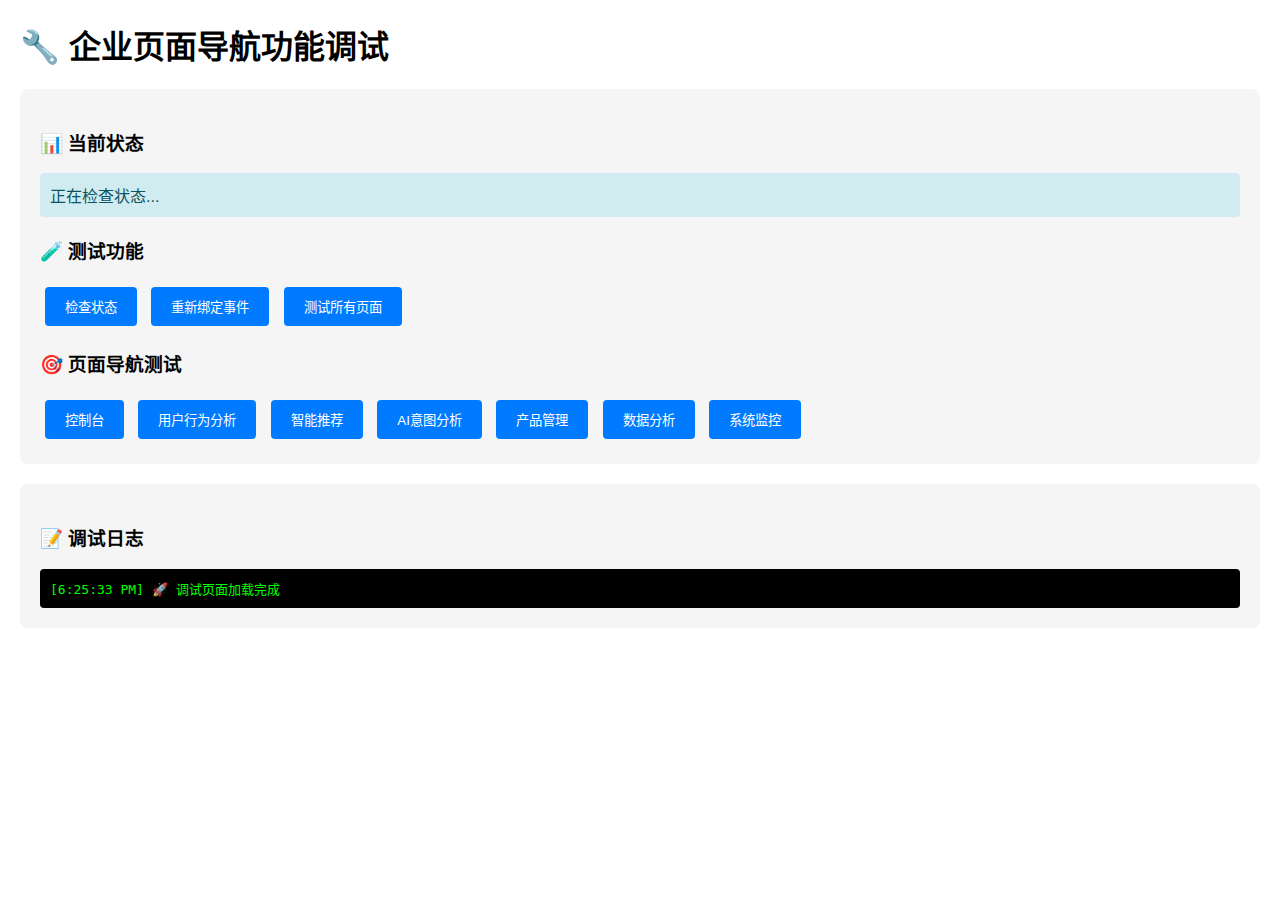
<file: debug_navigation.html>
<!DOCTYPE html>
<html lang="zh-CN">
<head>
    <meta charset="UTF-8">
    <meta name="viewport" content="width=device-width, initial-scale=1.0">
    <title>导航功能调试页面</title>
    <style>
        body { font-family: Arial, sans-serif; margin: 20px; }
        .debug-panel { 
            background: #f5f5f5; 
            padding: 20px; 
            border-radius: 8px; 
            margin-bottom: 20px; 
        }
        .test-button { 
            background: #007bff; 
            color: white; 
            border: none; 
            padding: 10px 20px; 
            margin: 5px; 
            border-radius: 4px; 
            cursor: pointer; 
        }
        .test-button:hover { background: #0056b3; }
        .status { margin: 10px 0; padding: 10px; border-radius: 4px; }
        .success { background: #d4edda; color: #155724; }
        .error { background: #f8d7da; color: #721c24; }
        .info { background: #d1ecf1; color: #0c5460; }
    </style>
</head>
<body>
    <h1>🔧 企业页面导航功能调试</h1>
    
    <div class="debug-panel">
        <h3>📊 当前状态</h3>
        <div id="current-status" class="status info">正在检查状态...</div>
        
        <h3>🧪 测试功能</h3>
        <button class="test-button" onclick="checkStatus()">检查状态</button>
        <button class="test-button" onclick="rebindEvents()">重新绑定事件</button>
        <button class="test-button" onclick="testAllPages()">测试所有页面</button>
        
        <h3>🎯 页面导航测试</h3>
        <button class="test-button" onclick="testNavigation('dashboard')">控制台</button>
        <button class="test-button" onclick="testNavigation('user-behavior')">用户行为分析</button>
        <button class="test-button" onclick="testNavigation('recommendations')">智能推荐</button>
        <button class="test-button" onclick="testNavigation('intent-analysis')">AI意图分析</button>
        <button class="test-button" onclick="testNavigation('products')">产品管理</button>
        <button class="test-button" onclick="testNavigation('analytics')">数据分析</button>
        <button class="test-button" onclick="testNavigation('monitoring')">系统监控</button>
    </div>
    
    <div class="debug-panel">
        <h3>📝 调试日志</h3>
        <div id="debug-log" style="background: #000; color: #0f0; padding: 10px; border-radius: 4px; font-family: monospace; max-height: 300px; overflow-y: auto;"></div>
    </div>
    
    <script>
        // 重写console.log以显示在页面上
        const originalLog = console.log;
        const originalError = console.error;
        
        function addToLog(message, type = 'log') {
            const logDiv = document.getElementById('debug-log');
            const timestamp = new Date().toLocaleTimeString();
            const logEntry = document.createElement('div');
            logEntry.style.color = type === 'error' ? '#ff6b6b' : type === 'warn' ? '#ffd93d' : '#0f0';
            logEntry.textContent = `[${timestamp}] ${message}`;
            logDiv.appendChild(logEntry);
            logDiv.scrollTop = logDiv.scrollHeight;
        }
        
        console.log = function(...args) {
            originalLog.apply(console, args);
            addToLog(args.join(' '));
        };
        
        console.error = function(...args) {
            originalError.apply(console, args);
            addToLog(args.join(' '), 'error');
        };
        
        // 检查页面状态
        function checkStatus() {
            console.log('🔍 检查页面状态...');
            
            if (typeof showCurrentPageStatus === 'function') {
                showCurrentPageStatus();
            } else {
                console.error('❌ showCurrentPageStatus 函数未找到');
            }
            
            // 检查导航元素
            const navLinks = document.querySelectorAll('.nav-link');
            const pageContents = document.querySelectorAll('.page-content');
            
            console.log(`📊 页面元素状态:`);
            console.log(`   导航链接数量: ${navLinks.length}`);
            console.log(`   页面内容数量: ${pageContents.length}`);
            
            // 检查每个导航链接
            navLinks.forEach((link, index) => {
                const pageName = link.getAttribute('data-page');
                const isActive = link.classList.contains('active');
                console.log(`   导航链接 ${index + 1}: ${pageName} (${isActive ? '激活' : '未激活'})`);
            });
            
            // 检查每个页面内容
            pageContents.forEach((page, index) => {
                const pageId = page.id;
                const isActive = page.classList.contains('active');
                console.log(`   页面内容 ${index + 1}: ${pageId} (${isActive ? '显示' : '隐藏'})`);
            });
        }
        
        // 重新绑定事件
        function rebindEvents() {
            console.log('🔧 重新绑定导航事件...');
            
            if (typeof rebindNavigationEvents === 'function') {
                rebindNavigationEvents();
            } else {
                console.error('❌ rebindNavigationEvents 函数未找到');
            }
        }
        
        // 测试所有页面
        function testAllPages() {
            console.log('🧪 测试所有页面导航...');
            
            const pages = ['dashboard', 'user-behavior', 'recommendations', 'intent-analysis', 'products', 'analytics', 'monitoring'];
            
            pages.forEach((page, index) => {
                setTimeout(() => {
                    console.log(`测试页面 ${index + 1}: ${page}`);
                    if (typeof testNavigation === 'function') {
                        testNavigation(page);
                    } else {
                        console.error('❌ testNavigation 函数未找到');
                    }
                }, index * 1000);
            });
        }
        
        // 页面加载完成后自动检查状态
        window.addEventListener('load', function() {
            console.log('🚀 调试页面加载完成');
            setTimeout(checkStatus, 1000);
        });
    </script>
</body>
</html>
</file>
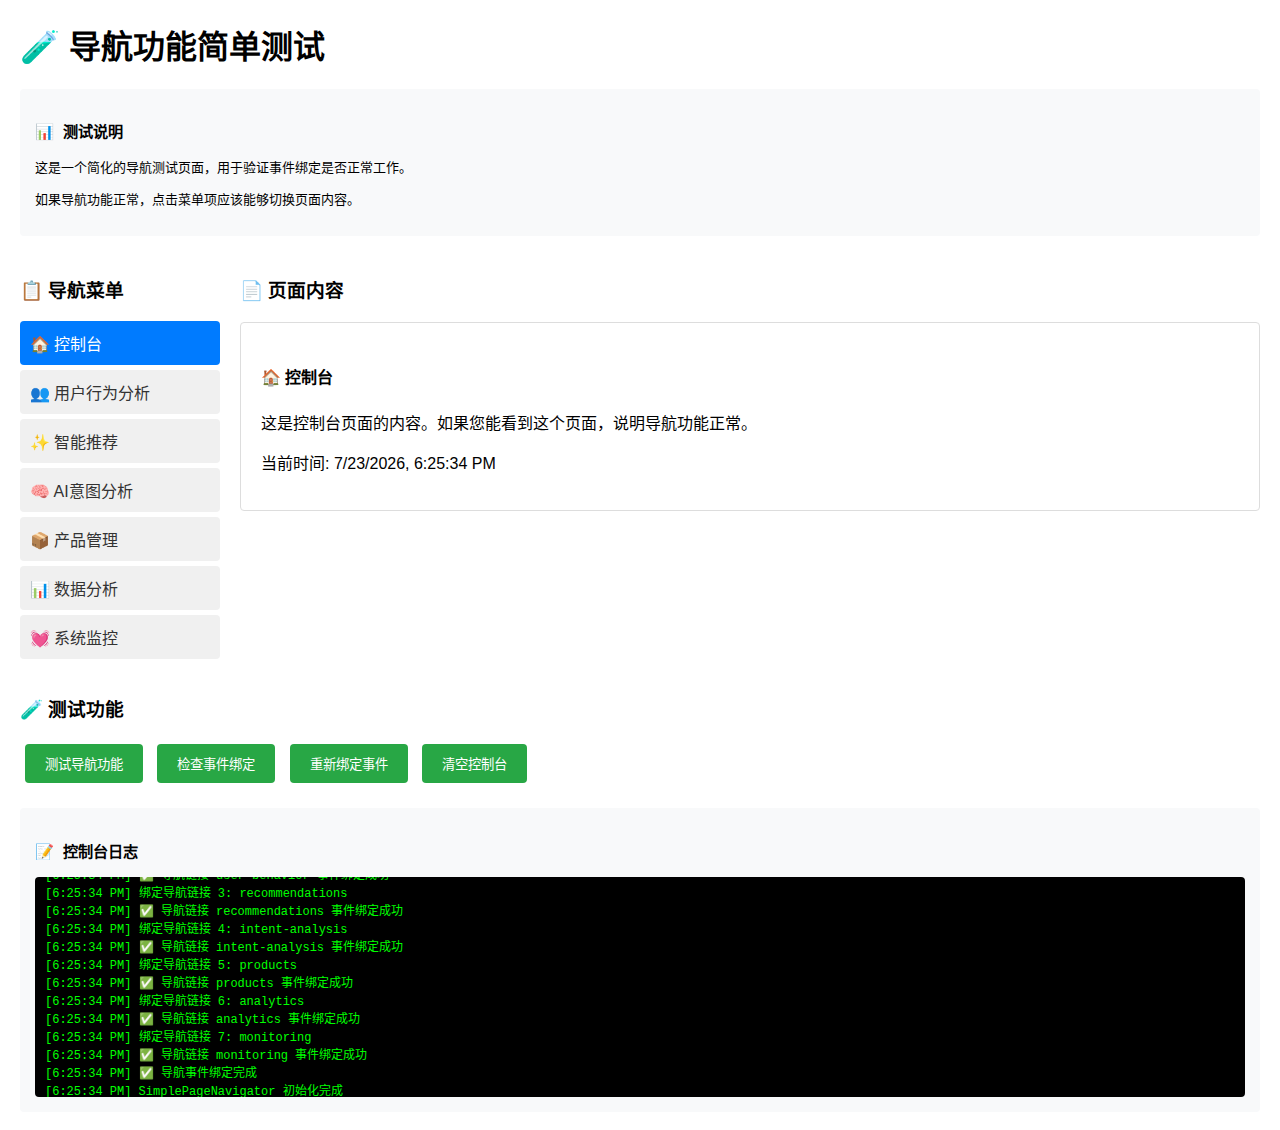
<file: test_simple_navigation.html>
<!DOCTYPE html>
<html lang="zh-CN">
<head>
    <meta charset="UTF-8">
    <meta name="viewport" content="width=device-width, initial-scale=1.0">
    <title>导航功能简单测试</title>
    <style>
        body { font-family: Arial, sans-serif; margin: 20px; }
        .nav-link { 
            display: block; 
            padding: 10px; 
            margin: 5px 0; 
            background: #f0f0f0; 
            text-decoration: none; 
            color: #333;
            border-radius: 4px;
            cursor: pointer;
        }
        .nav-link:hover { background: #e0e0e0; }
        .nav-link.active { background: #007bff; color: white; }
        .page-content { 
            display: none; 
            padding: 20px; 
            border: 1px solid #ddd; 
            margin: 20px 0; 
            border-radius: 4px;
        }
        .page-content.active { display: block; }
        .debug-info { 
            background: #f8f9fa; 
            padding: 15px; 
            border-radius: 4px; 
            margin: 20px 0;
            font-family: monospace;
        }
        .test-button { 
            background: #28a745; 
            color: white; 
            border: none; 
            padding: 10px 20px; 
            margin: 5px; 
            border-radius: 4px; 
            cursor: pointer;
        }
        .test-button:hover { background: #218838; }
    </style>
</head>
<body>
    <h1>🧪 导航功能简单测试</h1>
    
    <div class="debug-info">
        <h3>📊 测试说明</h3>
        <p>这是一个简化的导航测试页面，用于验证事件绑定是否正常工作。</p>
        <p>如果导航功能正常，点击菜单项应该能够切换页面内容。</p>
    </div>
    
    <div style="display: flex; gap: 20px;">
        <!-- 导航菜单 -->
        <div style="min-width: 200px;">
            <h3>📋 导航菜单</h3>
            <a class="nav-link active" href="#" data-page="dashboard">🏠 控制台</a>
            <a class="nav-link" href="#" data-page="user-behavior">👥 用户行为分析</a>
            <a class="nav-link" href="#" data-page="recommendations">✨ 智能推荐</a>
            <a class="nav-link" href="#" data-page="intent-analysis">🧠 AI意图分析</a>
            <a class="nav-link" href="#" data-page="products">📦 产品管理</a>
            <a class="nav-link" href="#" data-page="analytics">📊 数据分析</a>
            <a class="nav-link" href="#" data-page="monitoring">💓 系统监控</a>
        </div>
        
        <!-- 页面内容 -->
        <div style="flex: 1;">
            <h3>📄 页面内容</h3>
            
            <div class="page-content active" id="dashboard-page">
                <h4>🏠 控制台</h4>
                <p>这是控制台页面的内容。如果您能看到这个页面，说明导航功能正常。</p>
                <p>当前时间: <span id="current-time"></span></p>
            </div>
            
            <div class="page-content" id="user-behavior-page">
                <h4>👥 用户行为分析</h4>
                <p>这是用户行为分析页面的内容。</p>
                <p>页面ID: user-behavior-page</p>
            </div>
            
            <div class="page-content" id="recommendations-page">
                <h4>✨ 智能推荐</h4>
                <p>这是智能推荐页面的内容。</p>
                <p>页面ID: recommendations-page</p>
            </div>
            
            <div class="page-content" id="intent-analysis-page">
                <h4>🧠 AI意图分析</h4>
                <p>这是AI意图分析页面的内容。</p>
                <p>页面ID: intent-analysis-page</p>
            </div>
            
            <div class="page-content" id="products-page">
                <h4>📦 产品管理</h4>
                <p>这是产品管理页面的内容。</p>
                <p>页面ID: products-page</p>
            </div>
            
            <div class="page-content" id="analytics-page">
                <h4>📊 数据分析</h4>
                <p>这是数据分析页面的内容。</p>
                <p>页面ID: analytics-page</p>
            </div>
            
            <div class="page-content" id="monitoring-page">
                <h4>💓 系统监控</h4>
                <p>这是系统监控页面的内容。</p>
                <p>页面ID: monitoring-page</p>
            </div>
        </div>
    </div>
    
    <div style="margin-top: 30px;">
        <h3>🧪 测试功能</h3>
        <button class="test-button" onclick="testNavigation()">测试导航功能</button>
        <button class="test-button" onclick="checkEventBinding()">检查事件绑定</button>
        <button class="test-button" onclick="rebindEvents()">重新绑定事件</button>
        <button class="test-button" onclick="clearConsole()">清空控制台</button>
    </div>
    
    <div class="debug-info">
        <h3>📝 控制台日志</h3>
        <div id="console-log" style="background: #000; color: #0f0; padding: 10px; border-radius: 4px; max-height: 200px; overflow-y: auto; font-size: 12px;"></div>
    </div>
    
    <script>
        // 简化的PageNavigator类
        class SimplePageNavigator {
            constructor() {
                this.currentPage = 'dashboard';
                this.initialized = false;
                this.init();
            }
            
            init() {
                console.log('SimplePageNavigator 初始化开始...');
                this.bindNavigationEvents();
                this.initialized = true;
                console.log('SimplePageNavigator 初始化完成');
                
                // 更新时间
                this.updateTime();
                setInterval(() => this.updateTime(), 1000);
            }
            
            bindNavigationEvents() {
                console.log('开始绑定导航事件...');
                
                const navLinks = document.querySelectorAll('.nav-link');
                console.log(`找到 ${navLinks.length} 个导航链接`);
                
                navLinks.forEach((link, index) => {
                    const pageName = link.getAttribute('data-page');
                    console.log(`绑定导航链接 ${index + 1}: ${pageName}`);
                    
                    // 移除旧的事件监听器
                    link.removeEventListener('click', this.handleNavClick);
                    
                    // 添加新的事件监听器
                    link.addEventListener('click', this.handleNavClick.bind(this));
                    
                    console.log(`✅ 导航链接 ${pageName} 事件绑定成功`);
                });
                
                console.log('✅ 导航事件绑定完成');
            }
            
            handleNavClick(e) {
                e.preventDefault();
                e.stopPropagation();
                
                const targetPage = e.currentTarget.getAttribute('data-page');
                console.log(`🎯 处理导航点击: ${targetPage}`);
                
                if (targetPage) {
                    this.navigateToPage(targetPage);
                }
            }
            
            navigateToPage(pageName) {
                console.log(`开始导航到页面: ${pageName}`);
                
                // 隐藏所有页面
                document.querySelectorAll('.page-content').forEach(page => {
                    page.classList.remove('active');
                });

                // 显示目标页面
                const targetPage = document.getElementById(pageName + '-page');
                if (targetPage) {
                    targetPage.classList.add('active');
                    console.log(`✅ 显示页面: ${pageName}-page`);
                }

                // 更新导航状态
                document.querySelectorAll('.nav-link').forEach(link => {
                    link.classList.remove('active');
                });
                
                const activeLink = document.querySelector(`[data-page="${pageName}"]`);
                if (activeLink) {
                    activeLink.classList.add('active');
                    console.log(`✅ 激活导航链接: ${pageName}`);
                }

                this.currentPage = pageName;
                console.log(`✅ 当前页面已更新为: ${pageName}`);
            }
            
            updateTime() {
                const timeElement = document.getElementById('current-time');
                if (timeElement) {
                    timeElement.textContent = new Date().toLocaleString();
                }
            }
        }
        
        // 重写console.log以显示在页面上
        const originalLog = console.log;
        const originalError = console.error;
        
        function addToLog(message, type = 'log') {
            const logDiv = document.getElementById('console-log');
            if (logDiv) {
                const timestamp = new Date().toLocaleTimeString();
                const logEntry = document.createElement('div');
                logEntry.style.color = type === 'error' ? '#ff6b6b' : type === 'warn' ? '#ffd93d' : '#0f0';
                logEntry.textContent = `[${timestamp}] ${message}`;
                logDiv.appendChild(logEntry);
                logDiv.scrollTop = logDiv.scrollHeight;
            }
        }
        
        console.log = function(...args) {
            originalLog.apply(console, args);
            addToLog(args.join(' '));
        };
        
        console.error = function(...args) {
            originalError.apply(console, args);
            addToLog(args.join(' '), 'error');
        };
        
        // 测试函数
        function testNavigation() {
            console.log('🧪 测试导航功能...');
            const pages = ['dashboard', 'user-behavior', 'recommendations', 'intent-analysis', 'products', 'analytics', 'monitoring'];
            
            pages.forEach((page, index) => {
                setTimeout(() => {
                    console.log(`测试页面 ${index + 1}: ${page}`);
                    if (window.simpleNavigator) {
                        window.simpleNavigator.navigateToPage(page);
                    }
                }, index * 500);
            });
        }
        
        function checkEventBinding() {
            console.log('🔍 检查事件绑定状态...');
            const navLinks = document.querySelectorAll('.nav-link');
            
            navLinks.forEach((link, index) => {
                const pageName = link.getAttribute('data-page');
                const hasListeners = link.onclick !== null;
                console.log(`导航链接 ${pageName}: ${hasListeners ? '✅ 已绑定' : '❌ 未绑定'}`);
            });
        }
        
        function rebindEvents() {
            console.log('🔧 重新绑定事件...');
            if (window.simpleNavigator) {
                window.simpleNavigator.bindNavigationEvents();
            }
        }
        
        function clearConsole() {
            const logDiv = document.getElementById('console-log');
            if (logDiv) {
                logDiv.innerHTML = '';
            }
        }
        
        // 页面加载完成后初始化
        document.addEventListener('DOMContentLoaded', function() {
            console.log('页面加载完成，初始化导航器...');
            window.simpleNavigator = new SimplePageNavigator();
        });
    </script>
</body>
</html>
</file>
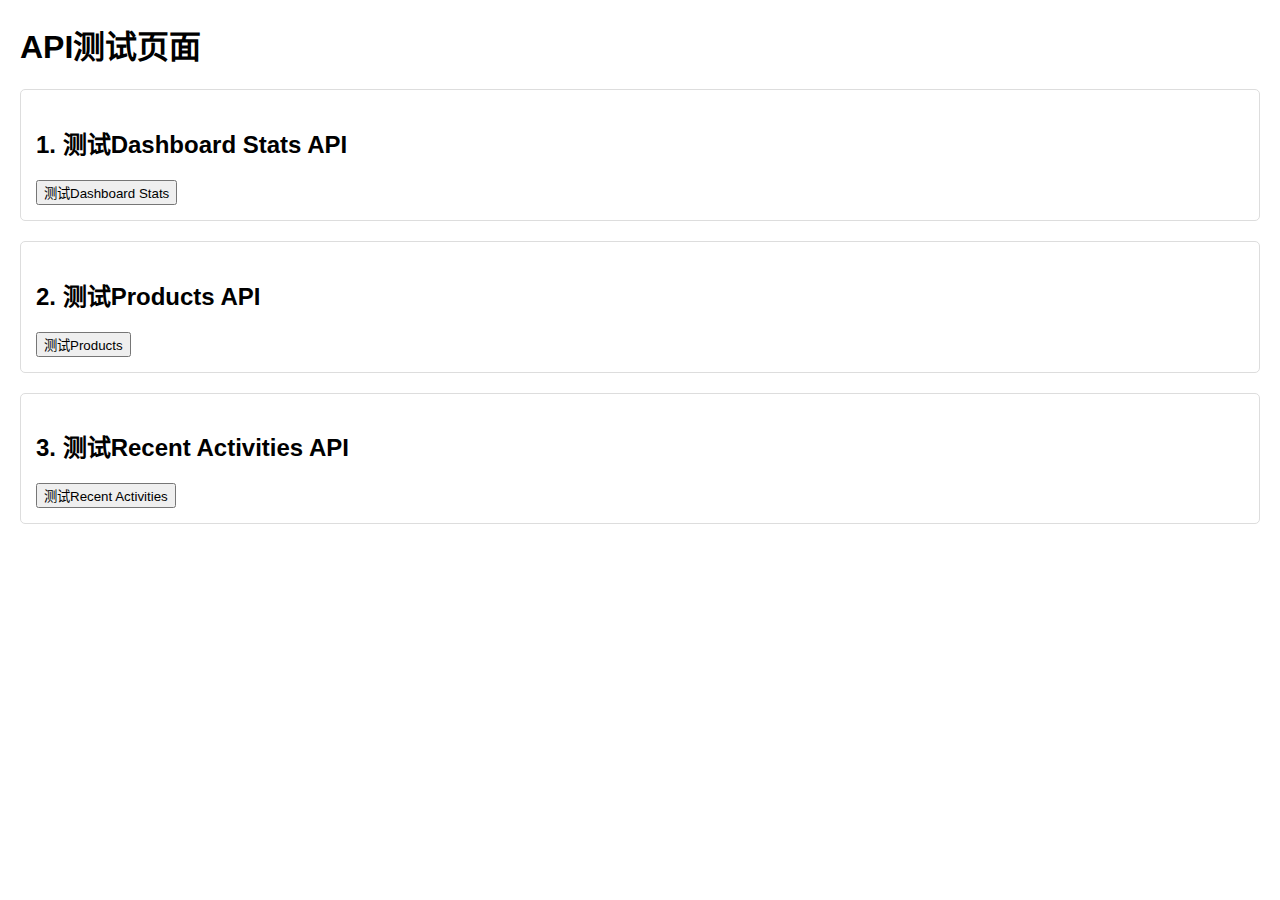
<file: templates/api-test.html>
<!DOCTYPE html>
<html lang="zh-CN">
<head>
    <meta charset="UTF-8">
    <meta name="viewport" content="width=device-width, initial-scale=1.0">
    <title>API测试页面</title>
    <style>
        body { font-family: Arial, sans-serif; margin: 20px; }
        .test-section { margin: 20px 0; padding: 15px; border: 1px solid #ddd; border-radius: 5px; }
        .success { background-color: #d4edda; color: #155724; }
        .error { background-color: #f8d7da; color: #721c24; }
        pre { background-color: #f8f9fa; padding: 10px; border-radius: 3px; overflow-x: auto; }
    </style>
</head>
<body>
    <h1>API测试页面</h1>
    
    <div class="test-section">
        <h2>1. 测试Dashboard Stats API</h2>
        <button onclick="testDashboardStats()">测试Dashboard Stats</button>
        <div id="dashboard-result"></div>
    </div>
    
    <div class="test-section">
        <h2>2. 测试Products API</h2>
        <button onclick="testProducts()">测试Products</button>
        <div id="products-result"></div>
    </div>
    
    <div class="test-section">
        <h2>3. 测试Recent Activities API</h2>
        <button onclick="testRecentActivities()">测试Recent Activities</button>
        <div id="activities-result"></div>
    </div>
    
    <script>
        const API_BASE_URL = 'http://127.0.0.1:8002/api/v1';
        
        async function testDashboardStats() {
            const resultDiv = document.getElementById('dashboard-result');
            try {
                const response = await fetch(`${API_BASE_URL}/memory/dashboard-stats`);
                const data = await response.json();
                
                if (response.ok) {
                    resultDiv.innerHTML = `
                        <div class="success">
                            <h3>✅ Dashboard Stats API 测试成功</h3>
                            <p>总产品数: ${data.overview.total_products}</p>
                            <p>总用户数: ${data.overview.total_users}</p>
                            <p>总行为数: ${data.overview.total_behaviors}</p>
                            <pre>${JSON.stringify(data, null, 2)}</pre>
                        </div>
                    `;
                } else {
                    resultDiv.innerHTML = `
                        <div class="error">
                            <h3>❌ Dashboard Stats API 测试失败</h3>
                            <p>${data.detail}</p>
                        </div>
                    `;
                }
            } catch (error) {
                resultDiv.innerHTML = `
                    <div class="error">
                        <h3>❌ Dashboard Stats API 测试失败</h3>
                        <p>错误: ${error.message}</p>
                    </div>
                `;
            }
        }
        
        async function testProducts() {
            const resultDiv = document.getElementById('products-result');
            try {
                const response = await fetch(`${API_BASE_URL}/memory/products`);
                const data = await response.json();
                
                if (response.ok) {
                    resultDiv.innerHTML = `
                        <div class="success">
                            <h3>✅ Products API 测试成功</h3>
                            <p>产品数量: ${data.products.length}</p>
                            <pre>${JSON.stringify(data.products.slice(0, 2), null, 2)}</pre>
                        </div>
                    `;
                } else {
                    resultDiv.innerHTML = `
                        <div class="error">
                            <h3>❌ Products API 测试失败</h3>
                            <p>${data.detail}</p>
                        </div>
                    `;
                }
            } catch (error) {
                resultDiv.innerHTML = `
                    <div class="error">
                        <h3>❌ Products API 测试失败</h3>
                        <p>错误: ${error.message}</p>
                    </div>
                `;
            }
        }
        
        async function testRecentActivities() {
            const resultDiv = document.getElementById('activities-result');
            try {
                const response = await fetch(`${API_BASE_URL}/memory/recent-activities`);
                const data = await response.json();
                
                if (response.ok) {
                    resultDiv.innerHTML = `
                        <div class="success">
                            <h3>✅ Recent Activities API 测试成功</h3>
                            <p>活动数量: ${data.recent_activities.length}</p>
                            <pre>${JSON.stringify(data.recent_activities.slice(0, 2), null, 2)}</pre>
                        </div>
                    `;
                } else {
                    resultDiv.innerHTML = `
                        <div class="error">
                            <h3>❌ Recent Activities API 测试失败</h3>
                            <p>${data.detail}</p>
                        </div>
                    `;
                }
            } catch (error) {
                resultDiv.innerHTML = `
                    <div class="error">
                        <h3>❌ Recent Activities API 测试失败</h3>
                        <p>错误: ${error.message}</p>
                    </div>
                `;
            }
        }
    </script>
</body>
</html>
</file>
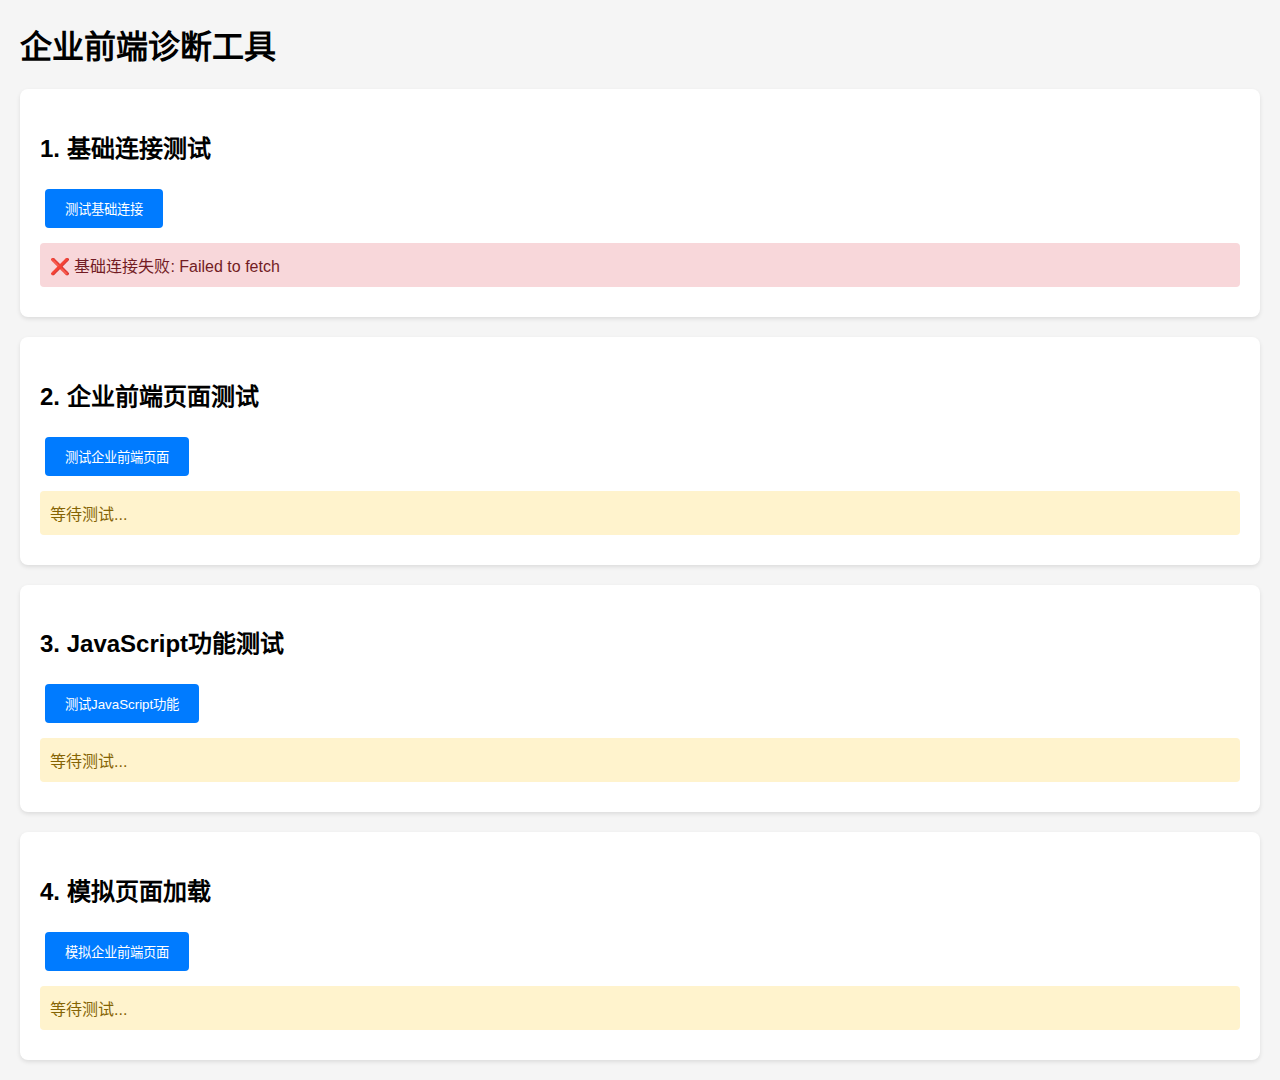
<file: templates/diagnose.html>
<!DOCTYPE html>
<html lang="zh-CN">
<head>
    <meta charset="UTF-8">
    <meta name="viewport" content="width=device-width, initial-scale=1.0">
    <title>企业前端诊断工具</title>
    <style>
        body {
            font-family: Arial, sans-serif;
            margin: 20px;
            background-color: #f5f5f5;
        }
        .diagnostic-card {
            background: white;
            padding: 20px;
            margin: 20px 0;
            border-radius: 8px;
            box-shadow: 0 2px 4px rgba(0,0,0,0.1);
        }
        .status {
            padding: 10px;
            margin: 10px 0;
            border-radius: 4px;
        }
        .success {
            background-color: #d4edda;
            color: #155724;
        }
        .error {
            background-color: #f8d7da;
            color: #721c24;
        }
        .loading {
            background-color: #fff3cd;
            color: #856404;
        }
        .info {
            background-color: #d1ecf1;
            color: #0c5460;
        }
        button {
            padding: 10px 20px;
            margin: 5px;
            border: none;
            border-radius: 4px;
            cursor: pointer;
            background-color: #007bff;
            color: white;
        }
        button:hover {
            background-color: #0056b3;
        }
        pre {
            background-color: #f8f9fa;
            padding: 10px;
            border-radius: 4px;
            overflow-x: auto;
        }
    </style>
</head>
<body>
    <h1>企业前端诊断工具</h1>
    
    <div class="diagnostic-card">
        <h2>1. 基础连接测试</h2>
        <button onclick="testBasicConnection()">测试基础连接</button>
        <div id="basic-status" class="status loading">等待测试...</div>
    </div>
    
    <div class="diagnostic-card">
        <h2>2. 企业前端页面测试</h2>
        <button onclick="testEnterprisePage()">测试企业前端页面</button>
        <div id="enterprise-status" class="status loading">等待测试...</div>
        <div id="enterprise-details"></div>
    </div>
    
    <div class="diagnostic-card">
        <h2>3. JavaScript功能测试</h2>
        <button onclick="testJavaScriptFunctions()">测试JavaScript功能</button>
        <div id="js-status" class="status loading">等待测试...</div>
    </div>
    
    <div class="diagnostic-card">
        <h2>4. 模拟页面加载</h2>
        <button onclick="simulateEnterprisePage()">模拟企业前端页面</button>
        <div id="simulation-status" class="status loading">等待测试...</div>
        <div id="simulation-content"></div>
    </div>

    <script>
        // 测试基础连接
        async function testBasicConnection() {
            const statusDiv = document.getElementById('basic-status');
            statusDiv.className = 'status loading';
            statusDiv.textContent = '正在测试基础连接...';
            
            try {
                // 测试健康检查
                const healthResponse = await fetch('http://localhost:8002/health');
                const healthData = await healthResponse.json();
                
                // 测试内存API
                const memoryResponse = await fetch('http://localhost:8002/api/v1/memory/dashboard-stats');
                const memoryData = await memoryResponse.json();
                
                statusDiv.className = 'status success';
                statusDiv.innerHTML = `
                    ✅ 基础连接成功<br>
                    系统状态: ${healthData.status}<br>
                    产品数量: ${memoryData.overview?.total_products || 0}<br>
                    用户数量: ${memoryData.overview?.total_users || 0}
                `;
            } catch (error) {
                statusDiv.className = 'status error';
                statusDiv.textContent = '❌ 基础连接失败: ' + error.message;
            }
        }
        
        // 测试企业前端页面
        async function testEnterprisePage() {
            const statusDiv = document.getElementById('enterprise-status');
            const detailsDiv = document.getElementById('enterprise-details');
            statusDiv.className = 'status loading';
            statusDiv.textContent = '正在测试企业前端页面...';
            detailsDiv.innerHTML = '';
            
            try {
                // 获取企业前端页面内容
                const response = await fetch('http://localhost:8002/enterprise');
                const html = await response.text();
                
                // 创建一个临时的DOM来分析页面结构
                const tempDiv = document.createElement('div');
                tempDiv.innerHTML = html;
                
                // 检查页面结构
                const navLinks = tempDiv.querySelectorAll('.nav-link');
                const pageContents = tempDiv.querySelectorAll('.page-content');
                const scripts = tempDiv.querySelectorAll('script');
                
                statusDiv.className = 'status success';
                statusDiv.textContent = '✅ 企业前端页面加载成功';
                
                detailsDiv.innerHTML = `
                    <div class="status info">
                        <strong>页面结构分析:</strong><br>
                        导航链接数量: ${navLinks.length}<br>
                        页面内容数量: ${pageContents.length}<br>
                        脚本数量: ${scripts.length}
                    </div>
                    
                    <h4>导航链接:</h4>
                    <ul>
                        ${Array.from(navLinks).map(link => 
                            `<li>${link.textContent.trim()} (data-page: ${link.getAttribute('data-page')})</li>`
                        ).join('')}
                    </ul>
                    
                    <h4>页面内容:</h4>
                    <ul>
                        ${Array.from(pageContents).map(page => 
                            `<li>${page.id} (class: ${page.className})</li>`
                        ).join('')}
                    </ul>
                    
                    <h4>脚本文件:</h4>
                    <ul>
                        ${Array.from(scripts).map(script => 
                            `<li>${script.src || '内联脚本'}</li>`
                        ).join('')}
                    </ul>
                `;
            } catch (error) {
                statusDiv.className = 'status error';
                statusDiv.textContent = '❌ 企业前端页面测试失败: ' + error.message;
            }
        }
        
        // 测试JavaScript功能
        function testJavaScriptFunctions() {
            const statusDiv = document.getElementById('js-status');
            statusDiv.className = 'status loading';
            statusDiv.textContent = '正在测试JavaScript功能...';
            
            try {
                // 检查是否定义了必要的类和函数
                const tests = [
                    { name: 'PageNavigator', exists: typeof PageNavigator !== 'undefined' },
                    { name: 'RecommendationEngine', exists: typeof RecommendationEngine !== 'undefined' },
                    { name: 'IntentAnalyzer', exists: typeof IntentAnalyzer !== 'undefined' },
                    { name: 'API_BASE_URL', exists: typeof API_BASE_URL !== 'undefined' },
                    { name: 'SESSION_ID', exists: typeof SESSION_ID !== 'undefined' }
                ];
                
                const allPassed = tests.every(test => test.exists);
                
                statusDiv.className = allPassed ? 'status success' : 'status error';
                statusDiv.innerHTML = `
                    ${allPassed ? '✅' : '❌'} JavaScript功能测试<br>
                    <ul>
                        ${tests.map(test => 
                            `<li>${test.name}: ${test.exists ? '✅' : '❌'}</li>`
                        ).join('')}
                    </ul>
                `;
                
                if (!allPassed) {
                    statusDiv.innerHTML += '<br>❌ 企业前端JavaScript文件可能未正确加载';
                }
            } catch (error) {
                statusDiv.className = 'status error';
                statusDiv.textContent = '❌ JavaScript功能测试失败: ' + error.message;
            }
        }
        
        // 模拟企业前端页面
        async function simulateEnterprisePage() {
            const statusDiv = document.getElementById('simulation-status');
            const contentDiv = document.getElementById('simulation-content');
            statusDiv.className = 'status loading';
            statusDiv.textContent = '正在模拟企业前端页面...';
            contentDiv.innerHTML = '';
            
            try {
                // 创建一个iframe来加载企业前端页面
                const iframe = document.createElement('iframe');
                iframe.src = 'http://localhost:8002/enterprise';
                iframe.style.width = '100%';
                iframe.style.height = '600px';
                iframe.style.border = '1px solid #ccc';
                
                iframe.onload = function() {
                    statusDiv.className = 'status success';
                    statusDiv.textContent = '✅ 企业前端页面模拟加载成功';
                    
                    // 尝试访问iframe内容来诊断问题
                    try {
                        const iframeDoc = iframe.contentDocument || iframe.contentWindow.document;
                        const navLinks = iframeDoc.querySelectorAll('.nav-link');
                        const pageContents = iframeDoc.querySelectorAll('.page-content');
                        
                        contentDiv.innerHTML = `
                            <div class="status info">
                                <strong>iframe内页面结构:</strong><br>
                                导航链接: ${navLinks.length}<br>
                                页面内容: ${pageContents.length}
                            </div>
                        `;
                    } catch (e) {
                        contentDiv.innerHTML = `
                            <div class="status error">
                                无法访问iframe内容（跨域限制）<br>
                                但页面已成功加载
                            </div>
                        `;
                    }
                };
                
                iframe.onerror = function() {
                    statusDiv.className = 'status error';
                    statusDiv.textContent = '❌ 企业前端页面加载失败';
                };
                
                contentDiv.appendChild(iframe);
                
            } catch (error) {
                statusDiv.className = 'status error';
                statusDiv.textContent = '❌ 模拟企业前端页面失败: ' + error.message;
            }
        }
        
        // 页面加载完成后自动运行基础测试
        document.addEventListener('DOMContentLoaded', function() {
            console.log('诊断工具页面加载完成');
            testBasicConnection();
        });
    </script>
</body>
</html>
</file>
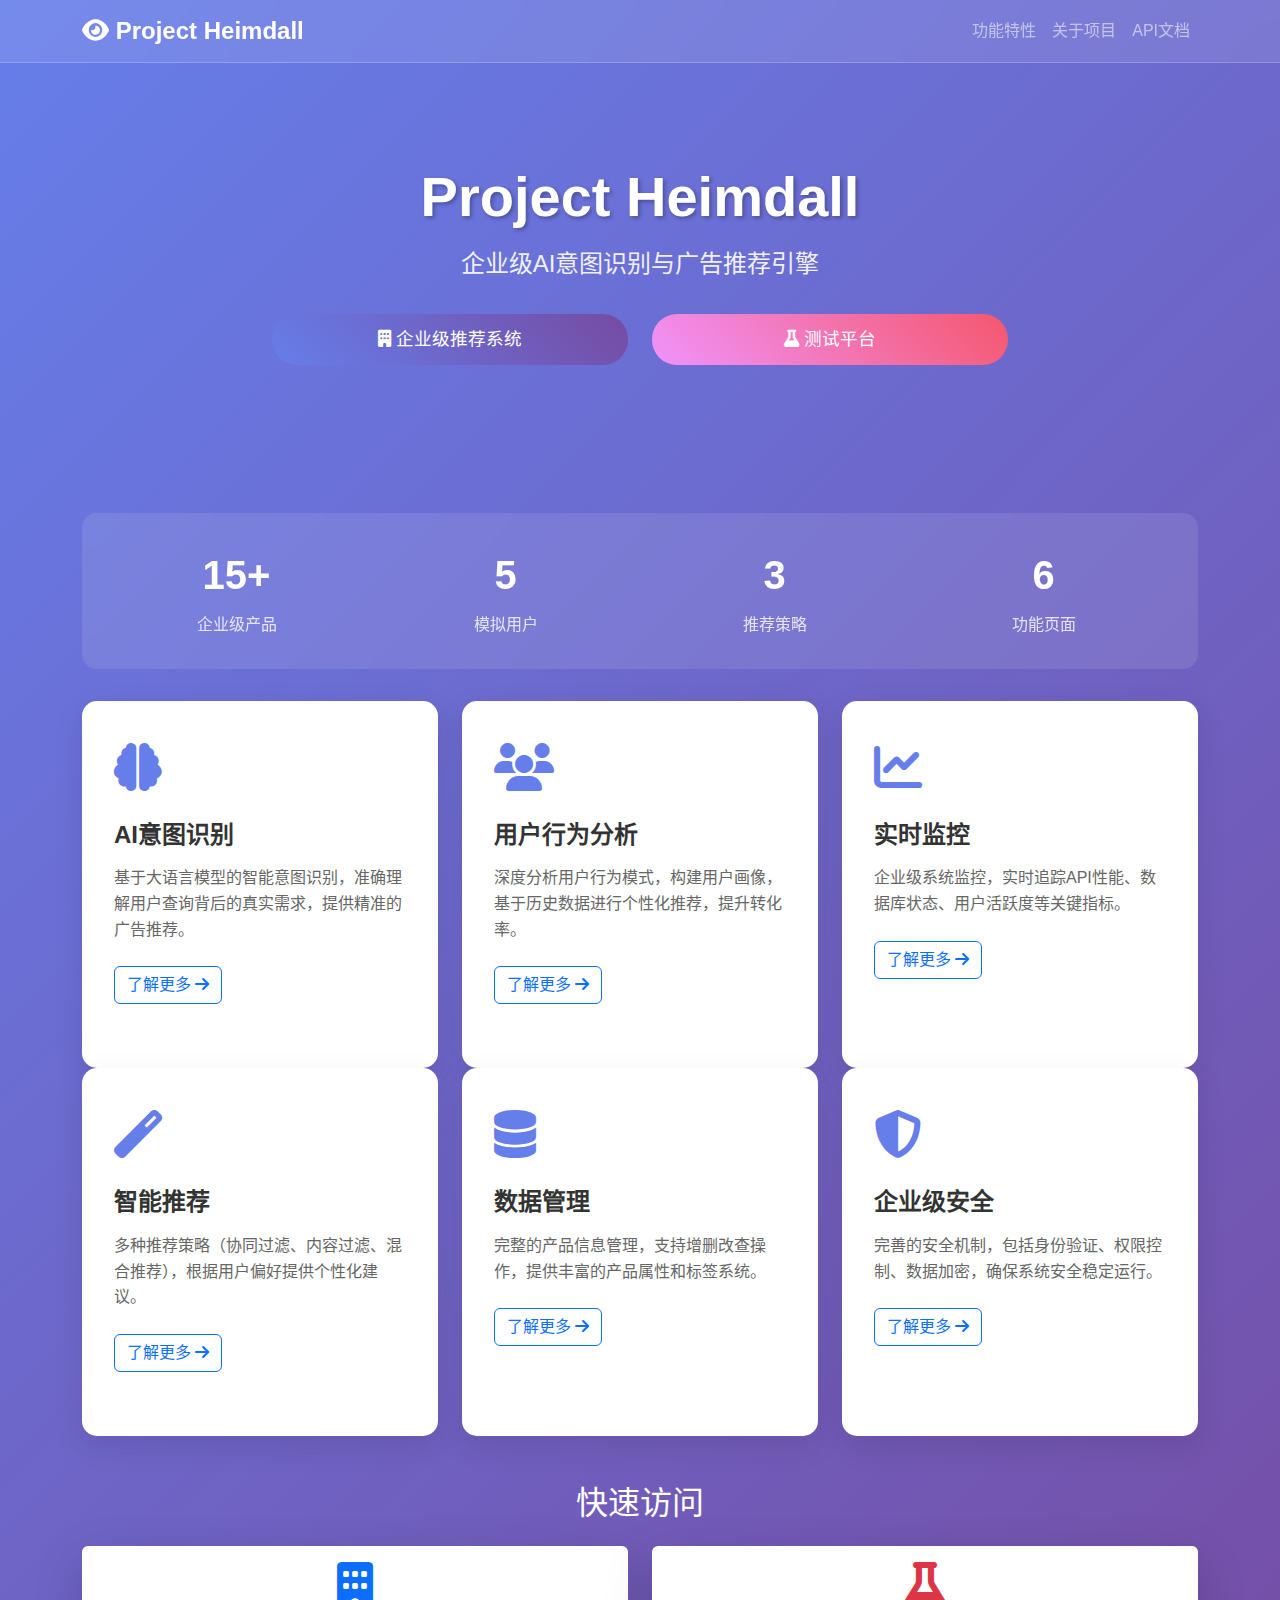
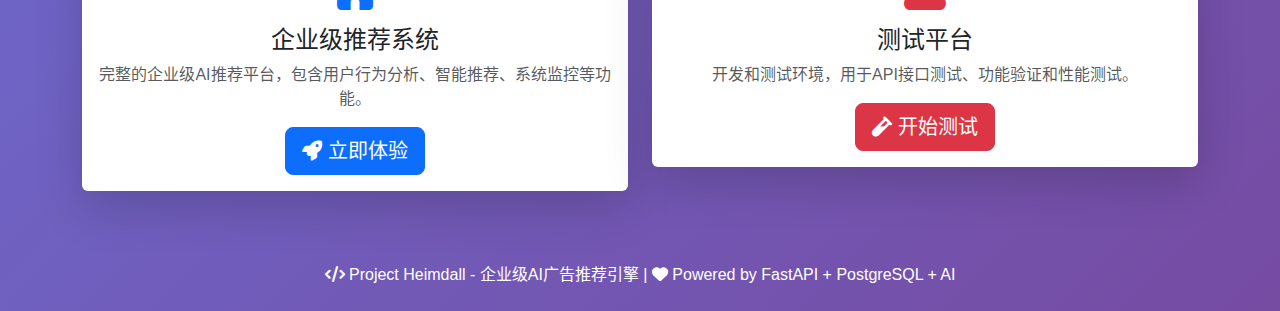
<file: templates/home.html>
<!DOCTYPE html>
<html lang="zh-CN">
<head>
    <meta charset="UTF-8">
    <meta name="viewport" content="width=device-width, initial-scale=1.0">
    <title>Project Heimdall - 企业级AI广告推荐引擎</title>
    <link href="https://cdn.jsdelivr.net/npm/bootstrap@5.3.0/dist/css/bootstrap.min.css" rel="stylesheet">
    <link href="https://cdnjs.cloudflare.com/ajax/libs/font-awesome/6.4.0/css/all.min.css" rel="stylesheet">
    <style>
        body {
            background: linear-gradient(135deg, #667eea 0%, #764ba2 100%);
            min-height: 100vh;
            font-family: 'Segoe UI', Tahoma, Geneva, Verdana, sans-serif;
        }
        
        .hero-section {
            padding: 100px 0;
            text-align: center;
            color: white;
        }
        
        .hero-title {
            font-size: 3.5rem;
            font-weight: 700;
            margin-bottom: 1rem;
            text-shadow: 2px 2px 4px rgba(0,0,0,0.3);
        }
        
        .hero-subtitle {
            font-size: 1.5rem;
            margin-bottom: 2rem;
            opacity: 0.9;
        }
        
        .feature-card {
            background: white;
            border-radius: 15px;
            padding: 2rem;
            margin-bottom: 2rem;
            box-shadow: 0 10px 30px rgba(0,0,0,0.1);
            transition: transform 0.3s ease, box-shadow 0.3s ease;
            height: 100%;
        }
        
        .feature-card:hover {
            transform: translateY(-5px);
            box-shadow: 0 15px 40px rgba(0,0,0,0.15);
        }
        
        .feature-icon {
            font-size: 3rem;
            margin-bottom: 1rem;
            color: #667eea;
        }
        
        .feature-title {
            font-size: 1.5rem;
            font-weight: 600;
            margin-bottom: 1rem;
            color: #333;
        }
        
        .feature-description {
            color: #666;
            line-height: 1.6;
            margin-bottom: 1.5rem;
        }
        
        .btn-enterprise {
            background: linear-gradient(45deg, #667eea, #764ba2);
            border: none;
            color: white;
            padding: 12px 30px;
            font-size: 1.1rem;
            border-radius: 25px;
            transition: all 0.3s ease;
        }
        
        .btn-enterprise:hover {
            transform: translateY(-2px);
            box-shadow: 0 5px 15px rgba(102, 126, 234, 0.4);
            color: white;
        }
        
        .btn-test {
            background: linear-gradient(45deg, #f093fb, #f5576c);
            border: none;
            color: white;
            padding: 12px 30px;
            font-size: 1.1rem;
            border-radius: 25px;
            transition: all 0.3s ease;
        }
        
        .btn-test:hover {
            transform: translateY(-2px);
            box-shadow: 0 5px 15px rgba(245, 87, 108, 0.4);
            color: white;
        }
        
        .stats-section {
            background: rgba(255,255,255,0.1);
            backdrop-filter: blur(10px);
            border-radius: 15px;
            padding: 2rem;
            margin: 2rem 0;
        }
        
        .stat-item {
            text-align: center;
            color: white;
        }
        
        .stat-number {
            font-size: 2.5rem;
            font-weight: 700;
            margin-bottom: 0.5rem;
        }
        
        .stat-label {
            font-size: 1rem;
            opacity: 0.8;
        }
        
        .navbar-custom {
            background: rgba(255,255,255,0.1);
            backdrop-filter: blur(10px);
            border-bottom: 1px solid rgba(255,255,255,0.2);
        }
        
        .navbar-brand {
            font-weight: 700;
            font-size: 1.5rem;
        }
    </style>
</head>
<body>
    <!-- 导航栏 -->
    <nav class="navbar navbar-expand-lg navbar-dark navbar-custom">
        <div class="container">
            <a class="navbar-brand" href="/">
                <i class="fas fa-eye"></i> Project Heimdall
            </a>
            <div class="navbar-nav ms-auto">
                <a class="nav-link" href="#features">功能特性</a>
                <a class="nav-link" href="#about">关于项目</a>
                <a class="nav-link" href="/docs">API文档</a>
            </div>
        </div>
    </nav>

    <!-- 主要内容 -->
    <div class="hero-section">
        <div class="container">
            <h1 class="hero-title">Project Heimdall</h1>
            <p class="hero-subtitle">企业级AI意图识别与广告推荐引擎</p>
            
            <div class="row justify-content-center">
                <div class="col-md-4">
                    <a href="/enterprise" class="btn btn-enterprise btn-lg w-100 mb-3">
                        <i class="fas fa-building"></i> 企业级推荐系统
                    </a>
                </div>
                <div class="col-md-4">
                    <a href="/" class="btn btn-test btn-lg w-100 mb-3">
                        <i class="fas fa-flask"></i> 测试平台
                    </a>
                </div>
            </div>
        </div>
    </div>

    <!-- 统计数据 -->
    <div class="container">
        <div class="stats-section">
            <div class="row">
                <div class="col-md-3">
                    <div class="stat-item">
                        <div class="stat-number">15+</div>
                        <div class="stat-label">企业级产品</div>
                    </div>
                </div>
                <div class="col-md-3">
                    <div class="stat-item">
                        <div class="stat-number">5</div>
                        <div class="stat-label">模拟用户</div>
                    </div>
                </div>
                <div class="col-md-3">
                    <div class="stat-item">
                        <div class="stat-number">3</div>
                        <div class="stat-label">推荐策略</div>
                    </div>
                </div>
                <div class="col-md-3">
                    <div class="stat-item">
                        <div class="stat-number">6</div>
                        <div class="stat-label">功能页面</div>
                    </div>
                </div>
            </div>
        </div>
    </div>

    <!-- 功能特性 -->
    <div class="container" id="features">
        <div class="row">
            <div class="col-md-4">
                <div class="feature-card">
                    <div class="feature-icon">
                        <i class="fas fa-brain"></i>
                    </div>
                    <h3 class="feature-title">AI意图识别</h3>
                    <p class="feature-description">
                        基于大语言模型的智能意图识别，准确理解用户查询背后的真实需求，提供精准的广告推荐。
                    </p>
                    <a href="/enterprise" class="btn btn-outline-primary">
                        了解更多 <i class="fas fa-arrow-right"></i>
                    </a>
                </div>
            </div>
            <div class="col-md-4">
                <div class="feature-card">
                    <div class="feature-icon">
                        <i class="fas fa-users"></i>
                    </div>
                    <h3 class="feature-title">用户行为分析</h3>
                    <p class="feature-description">
                        深度分析用户行为模式，构建用户画像，基于历史数据进行个性化推荐，提升转化率。
                    </p>
                    <a href="/enterprise" class="btn btn-outline-primary">
                        了解更多 <i class="fas fa-arrow-right"></i>
                    </a>
                </div>
            </div>
            <div class="col-md-4">
                <div class="feature-card">
                    <div class="feature-icon">
                        <i class="fas fa-chart-line"></i>
                    </div>
                    <h3 class="feature-title">实时监控</h3>
                    <p class="feature-description">
                        企业级系统监控，实时追踪API性能、数据库状态、用户活跃度等关键指标。
                    </p>
                    <a href="/enterprise" class="btn btn-outline-primary">
                        了解更多 <i class="fas fa-arrow-right"></i>
                    </a>
                </div>
            </div>
        </div>
        
        <div class="row">
            <div class="col-md-4">
                <div class="feature-card">
                    <div class="feature-icon">
                        <i class="fas fa-magic"></i>
                    </div>
                    <h3 class="feature-title">智能推荐</h3>
                    <p class="feature-description">
                        多种推荐策略（协同过滤、内容过滤、混合推荐），根据用户偏好提供个性化建议。
                    </p>
                    <a href="/enterprise" class="btn btn-outline-primary">
                        了解更多 <i class="fas fa-arrow-right"></i>
                    </a>
                </div>
            </div>
            <div class="col-md-4">
                <div class="feature-card">
                    <div class="feature-icon">
                        <i class="fas fa-database"></i>
                    </div>
                    <h3 class="feature-title">数据管理</h3>
                    <p class="feature-description">
                        完整的产品信息管理，支持增删改查操作，提供丰富的产品属性和标签系统。
                    </p>
                    <a href="/enterprise" class="btn btn-outline-primary">
                        了解更多 <i class="fas fa-arrow-right"></i>
                    </a>
                </div>
            </div>
            <div class="col-md-4">
                <div class="feature-card">
                    <div class="feature-icon">
                        <i class="fas fa-shield-alt"></i>
                    </div>
                    <h3 class="feature-title">企业级安全</h3>
                    <p class="feature-description">
                        完善的安全机制，包括身份验证、权限控制、数据加密，确保系统安全稳定运行。
                    </p>
                    <a href="/enterprise" class="btn btn-outline-primary">
                        了解更多 <i class="fas fa-arrow-right"></i>
                    </a>
                </div>
            </div>
        </div>
    </div>

    <!-- 快速访问 -->
    <div class="container mt-5">
        <div class="row">
            <div class="col-12">
                <div class="text-center mb-4">
                    <h2 class="text-white">快速访问</h2>
                </div>
            </div>
        </div>
        <div class="row">
            <div class="col-md-6">
                <div class="card border-0 shadow-lg">
                    <div class="card-body text-center">
                        <i class="fas fa-building fa-3x text-primary mb-3"></i>
                        <h4>企业级推荐系统</h4>
                        <p class="text-muted">完整的企业级AI推荐平台，包含用户行为分析、智能推荐、系统监控等功能。</p>
                        <a href="/enterprise" class="btn btn-primary btn-lg">
                            <i class="fas fa-rocket"></i> 立即体验
                        </a>
                    </div>
                </div>
            </div>
            <div class="col-md-6">
                <div class="card border-0 shadow-lg">
                    <div class="card-body text-center">
                        <i class="fas fa-flask fa-3x text-danger mb-3"></i>
                        <h4>测试平台</h4>
                        <p class="text-muted">开发和测试环境，用于API接口测试、功能验证和性能测试。</p>
                        <a href="/" class="btn btn-danger btn-lg">
                            <i class="fas fa-vial"></i> 开始测试
                        </a>
                    </div>
                </div>
            </div>
        </div>
    </div>

    <!-- 页脚 -->
    <footer class="text-center py-4 mt-5">
        <div class="container">
            <p class="text-white mb-0">
                <i class="fas fa-code"></i> 
                Project Heimdall - 企业级AI广告推荐引擎 | 
                <i class="fas fa-heart"></i> 
                Powered by FastAPI + PostgreSQL + AI
            </p>
        </div>
    </footer>

    <script src="https://cdn.jsdelivr.net/npm/bootstrap@5.3.0/dist/js/bootstrap.bundle.min.js"></script>
</body>
</html>
</file>
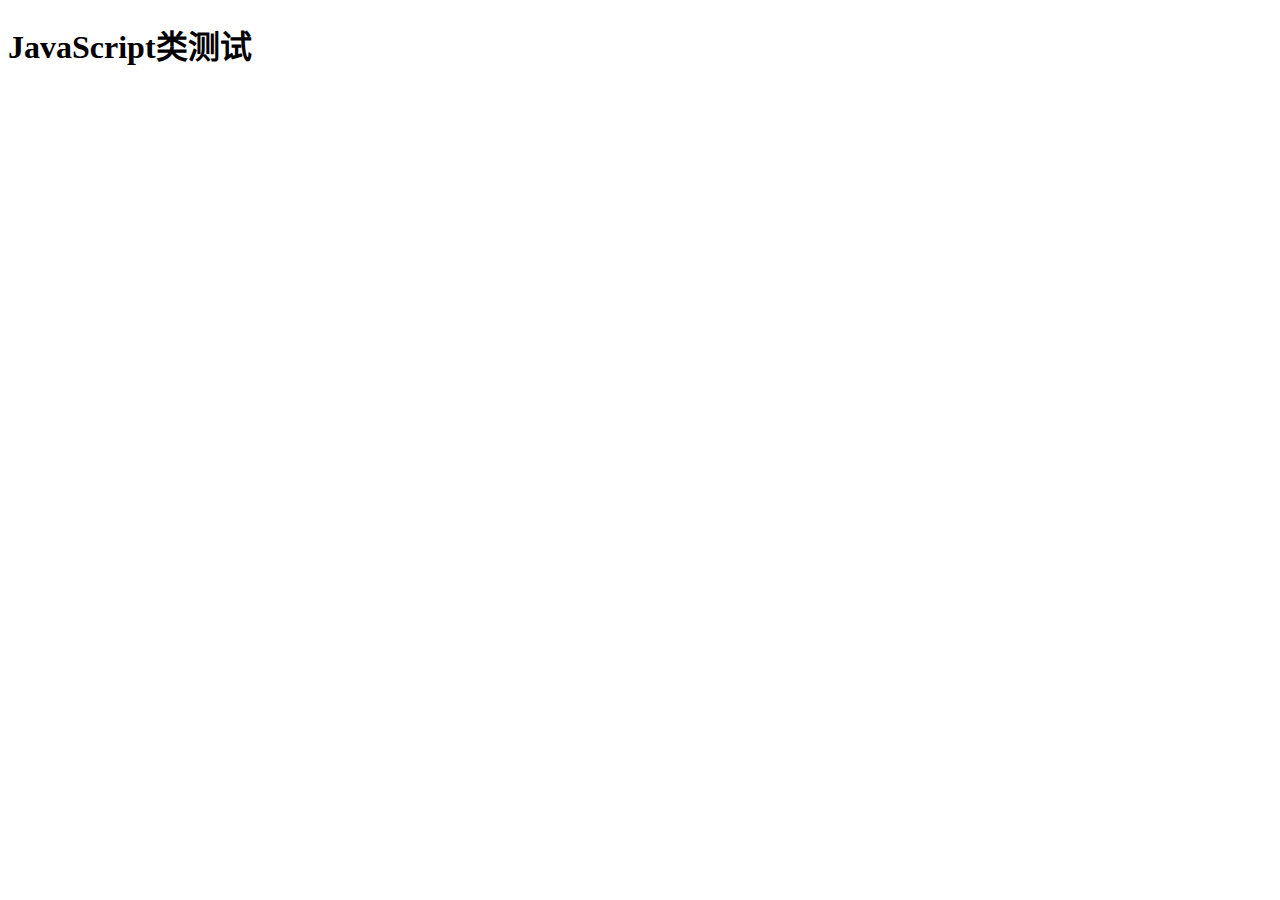
<file: templates/js-class-test.html>
<!DOCTYPE html>
<html lang="zh-CN">
<head>
    <meta charset="UTF-8">
    <meta name="viewport" content="width=device-width, initial-scale=1.0">
    <title>JavaScript类测试</title>
</head>
<body>
    <h1>JavaScript类测试</h1>
    <div id="test-results"></div>
    
    <!-- 直接加载企业前端JavaScript -->
    <script src="/static/js/enterprise.js"></script>
    
    <script>
        // 延迟测试以确保JavaScript加载完成
        setTimeout(function() {
            const resultsDiv = document.getElementById('test-results');
            
            // 测试所有必需的类和变量
            const tests = [
                { name: 'PageNavigator', exists: typeof PageNavigator !== 'undefined' },
                { name: 'RecommendationEngine', exists: typeof RecommendationEngine !== 'undefined' },
                { name: 'IntentAnalyzer', exists: typeof IntentAnalyzer !== 'undefined' },
                { name: 'API_BASE_URL', exists: typeof API_BASE_URL !== 'undefined' },
                { name: 'SESSION_ID', exists: typeof SESSION_ID !== 'undefined' }
            ];
            
            resultsDiv.innerHTML = `
                <h2>JavaScript加载测试结果:</h2>
                <ul>
                    ${tests.map(test => 
                        `<li>${test.name}: ${test.exists ? '✅' : '❌'}</li>`
                    ).join('')}
                </ul>
            `;
            
            // 如果所有类都存在，尝试创建实例
            if (tests.every(test => test.exists)) {
                resultsDiv.innerHTML += '<h2>创建实例测试:</h2>';
                
                try {
                    const pageNavigator = new PageNavigator();
                    resultsDiv.innerHTML += '<p>✅ PageNavigator 实例创建成功</p>';
                } catch (e) {
                    resultsDiv.innerHTML += `<p>❌ PageNavigator 实例创建失败: ${e.message}</p>`;
                }
                
                try {
                    const recommendationEngine = new RecommendationEngine();
                    resultsDiv.innerHTML += '<p>✅ RecommendationEngine 实例创建成功</p>';
                } catch (e) {
                    resultsDiv.innerHTML += `<p>❌ RecommendationEngine 实例创建失败: ${e.message}</p>`;
                }
                
                try {
                    const intentAnalyzer = new IntentAnalyzer();
                    resultsDiv.innerHTML += '<p>✅ IntentAnalyzer 实例创建成功</p>';
                } catch (e) {
                    resultsDiv.innerHTML += `<p>❌ IntentAnalyzer 实例创建失败: ${e.message}</p>`;
                }
            }
            
            // 显示详细信息
            resultsDiv.innerHTML += `
                <h2>详细信息:</h2>
                <p>API_BASE_URL: ${typeof API_BASE_URL !== 'undefined' ? API_BASE_URL : 'undefined'}</p>
                <p>SESSION_ID: ${typeof SESSION_ID !== 'undefined' ? SESSION_ID : 'undefined'}</p>
            `;
            
            // 显示错误信息（如果有）
            if (typeof console !== 'undefined' && console.error) {
                resultsDiv.innerHTML += '<h2>控制台错误:</h2>';
                resultsDiv.innerHTML += '<p>请查看浏览器控制台获取详细错误信息</p>';
            }
        }, 1000); // 延迟1秒确保JavaScript加载完成
    </script>
</body>
</html>
</file>
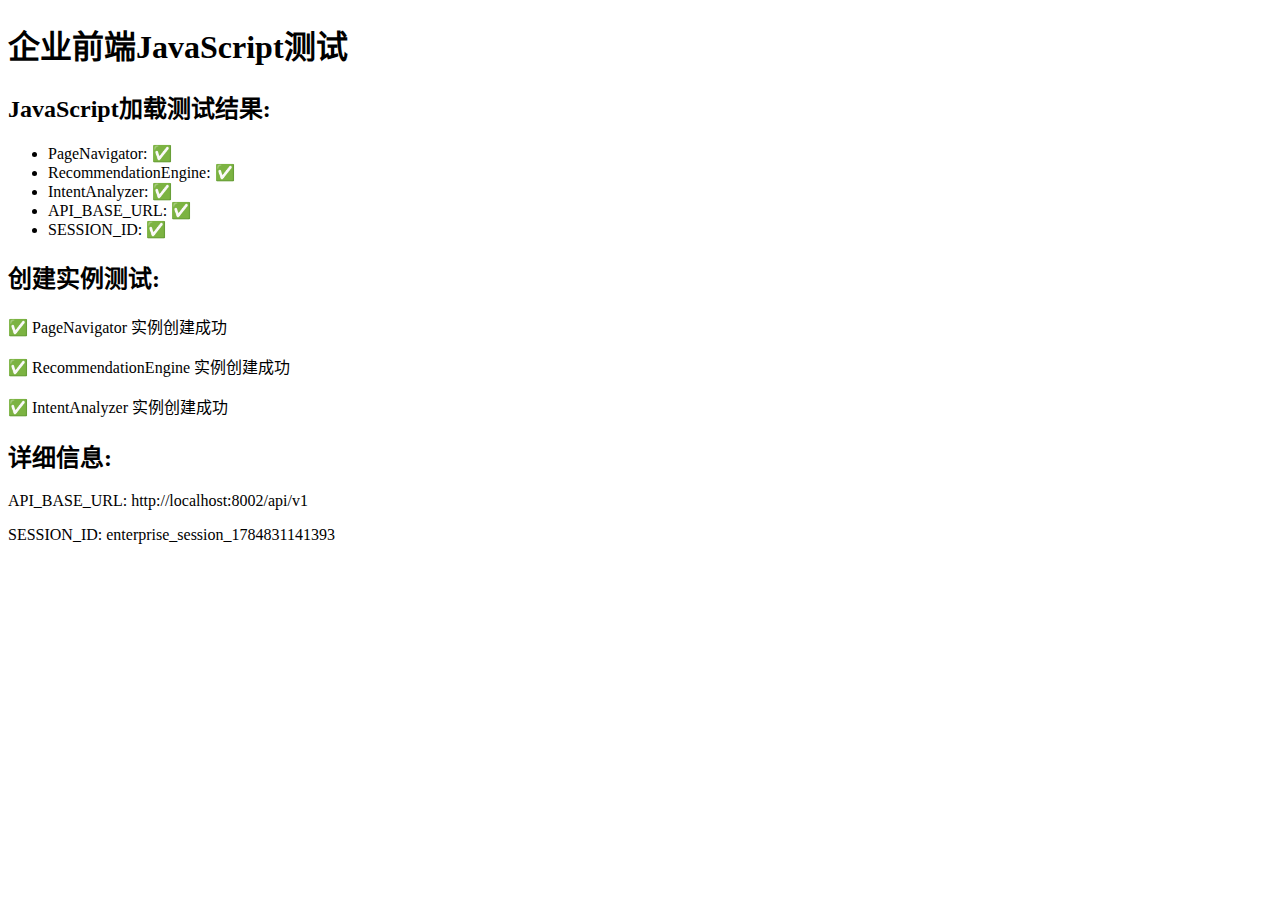
<file: templates/js-test.html>
<!DOCTYPE html>
<html lang="zh-CN">
<head>
    <meta charset="UTF-8">
    <meta name="viewport" content="width=device-width, initial-scale=1.0">
    <title>企业前端JavaScript测试</title>
</head>
<body>
    <h1>企业前端JavaScript测试</h1>
    <div id="test-results"></div>
    
    <!-- 直接加载企业前端JavaScript -->
    <script src="/static/js/enterprise.js"></script>
    
    <script>
        // 页面加载完成后测试
        document.addEventListener('DOMContentLoaded', function() {
            const resultsDiv = document.getElementById('test-results');
            
            // 测试所有必需的类和变量
            const tests = [
                { name: 'PageNavigator', exists: typeof PageNavigator !== 'undefined' },
                { name: 'RecommendationEngine', exists: typeof RecommendationEngine !== 'undefined' },
                { name: 'IntentAnalyzer', exists: typeof IntentAnalyzer !== 'undefined' },
                { name: 'API_BASE_URL', exists: typeof API_BASE_URL !== 'undefined' },
                { name: 'SESSION_ID', exists: typeof SESSION_ID !== 'undefined' }
            ];
            
            resultsDiv.innerHTML = `
                <h2>JavaScript加载测试结果:</h2>
                <ul>
                    ${tests.map(test => 
                        `<li>${test.name}: ${test.exists ? '✅' : '❌'}</li>`
                    ).join('')}
                </ul>
            `;
            
            // 如果所有类都存在，尝试创建实例
            if (tests.every(test => test.exists)) {
                resultsDiv.innerHTML += '<h2>创建实例测试:</h2>';
                
                try {
                    const pageNavigator = new PageNavigator();
                    resultsDiv.innerHTML += '<p>✅ PageNavigator 实例创建成功</p>';
                } catch (e) {
                    resultsDiv.innerHTML += `<p>❌ PageNavigator 实例创建失败: ${e.message}</p>`;
                }
                
                try {
                    const recommendationEngine = new RecommendationEngine();
                    resultsDiv.innerHTML += '<p>✅ RecommendationEngine 实例创建成功</p>';
                } catch (e) {
                    resultsDiv.innerHTML += `<p>❌ RecommendationEngine 实例创建失败: ${e.message}</p>`;
                }
                
                try {
                    const intentAnalyzer = new IntentAnalyzer();
                    resultsDiv.innerHTML += '<p>✅ IntentAnalyzer 实例创建成功</p>';
                } catch (e) {
                    resultsDiv.innerHTML += `<p>❌ IntentAnalyzer 实例创建失败: ${e.message}</p>`;
                }
            }
            
            // 显示详细信息
            resultsDiv.innerHTML += `
                <h2>详细信息:</h2>
                <p>API_BASE_URL: ${typeof API_BASE_URL !== 'undefined' ? API_BASE_URL : 'undefined'}</p>
                <p>SESSION_ID: ${typeof SESSION_ID !== 'undefined' ? SESSION_ID : 'undefined'}</p>
            `;
        });
    </script>
</body>
</html>
</file>
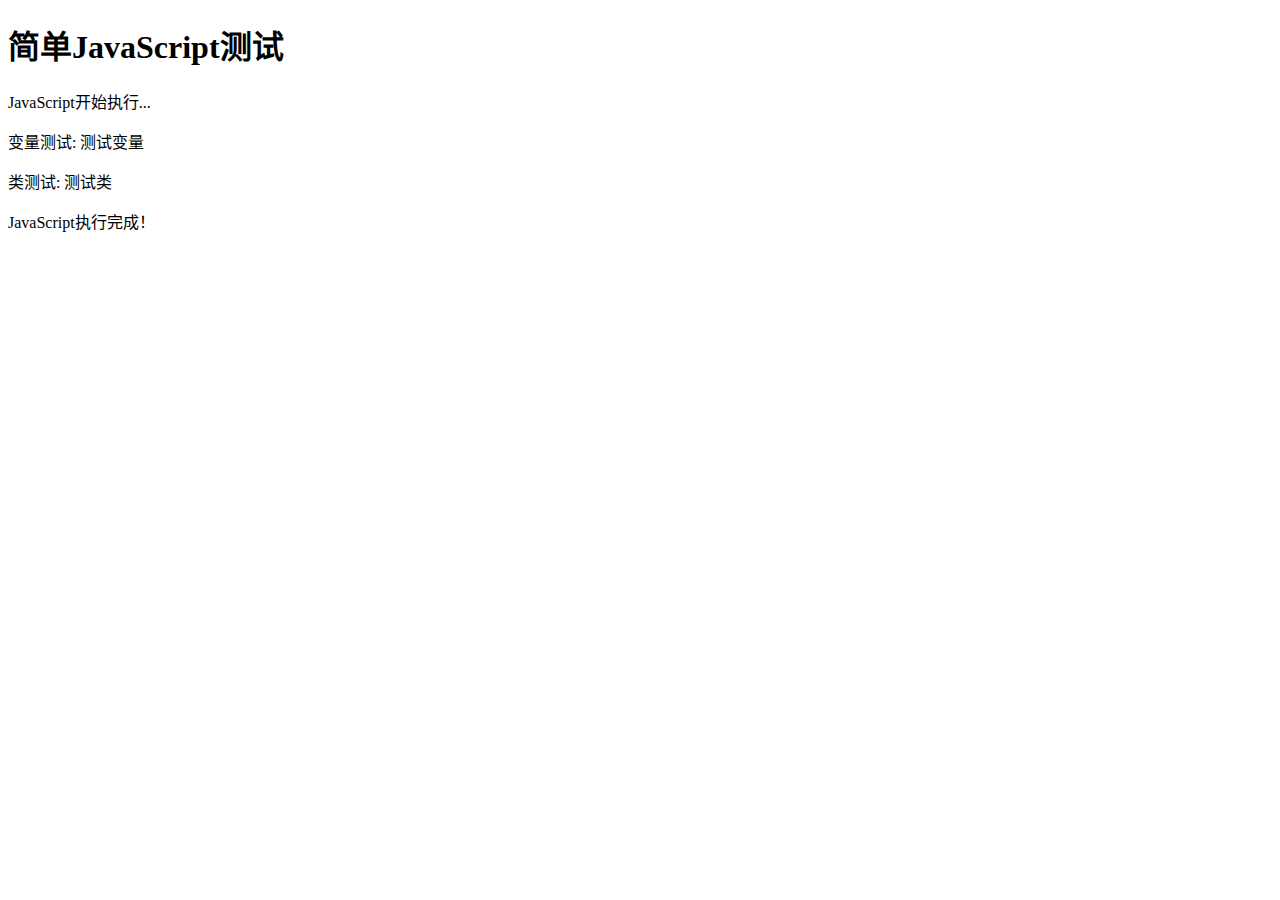
<file: templates/simple-js-test.html>
<!DOCTYPE html>
<html lang="zh-CN">
<head>
    <meta charset="UTF-8">
    <meta name="viewport" content="width=device-width, initial-scale=1.0">
    <title>简单JavaScript测试</title>
</head>
<body>
    <h1>简单JavaScript测试</h1>
    <div id="output"></div>
    
    <script>
        // 简单的JavaScript测试
        document.addEventListener('DOMContentLoaded', function() {
            const output = document.getElementById('output');
            
            // 测试基本的JavaScript功能
            output.innerHTML = '<p>JavaScript开始执行...</p>';
            
            // 测试变量声明
            const testVar = '测试变量';
            output.innerHTML += `<p>变量测试: ${testVar}</p>`;
            
            // 测试类声明
            class TestClass {
                constructor() {
                    this.name = '测试类';
                }
            }
            
            try {
                const testInstance = new TestClass();
                output.innerHTML += `<p>类测试: ${testInstance.name}</p>`;
            } catch (e) {
                output.innerHTML += `<p>类测试失败: ${e.message}</p>`;
            }
            
            output.innerHTML += '<p>JavaScript执行完成！</p>';
        });
    </script>
</body>
</html>
</file>
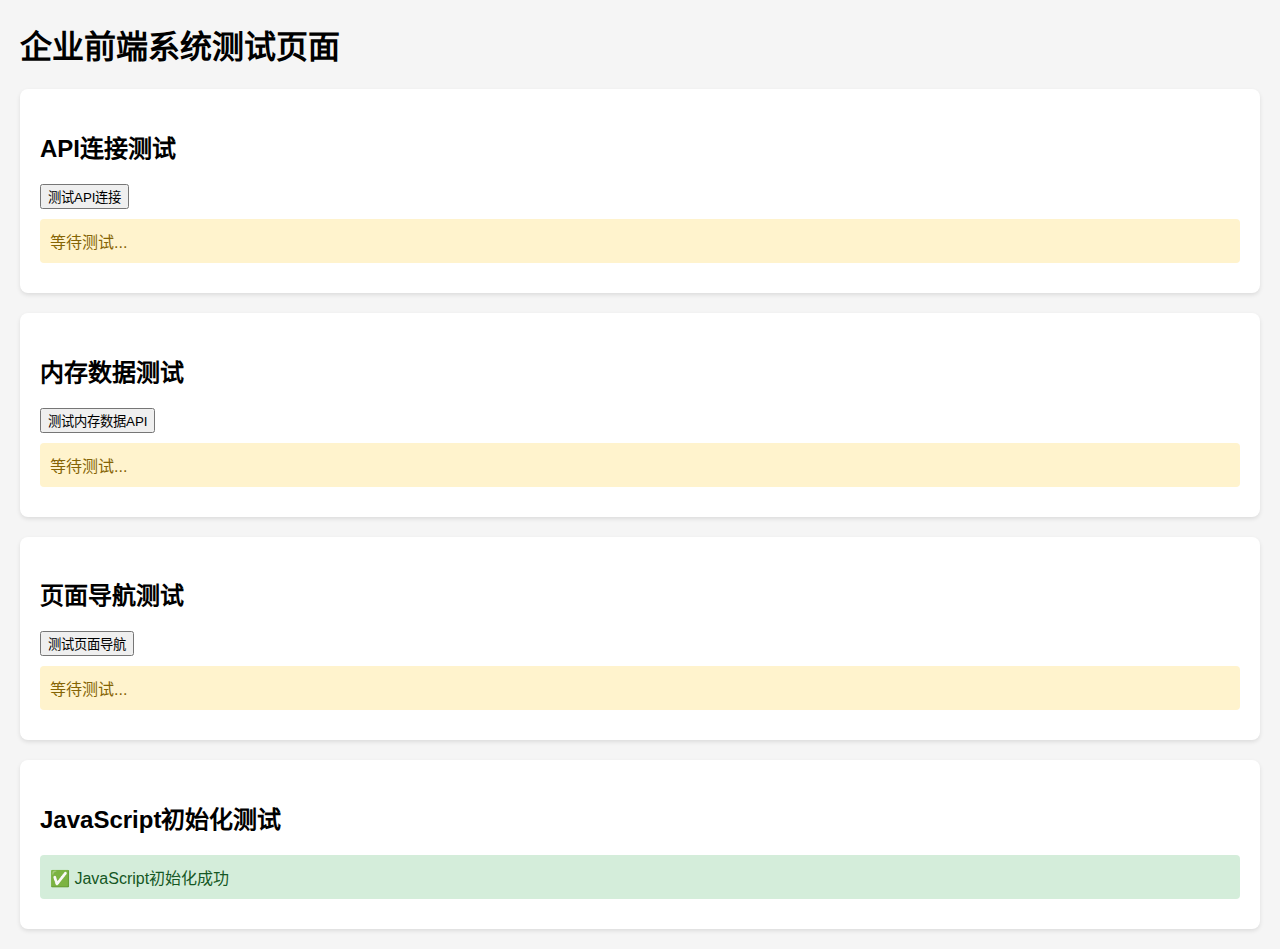
<file: templates/test.html>
<!DOCTYPE html>
<html lang="zh-CN">
<head>
    <meta charset="UTF-8">
    <meta name="viewport" content="width=device-width, initial-scale=1.0">
    <title>前端测试页面</title>
    <style>
        body {
            font-family: Arial, sans-serif;
            margin: 20px;
            background-color: #f5f5f5;
        }
        .test-card {
            background: white;
            padding: 20px;
            margin: 20px 0;
            border-radius: 8px;
            box-shadow: 0 2px 4px rgba(0,0,0,0.1);
        }
        .status {
            padding: 10px;
            margin: 10px 0;
            border-radius: 4px;
        }
        .success {
            background-color: #d4edda;
            color: #155724;
        }
        .error {
            background-color: #f8d7da;
            color: #721c24;
        }
        .loading {
            background-color: #fff3cd;
            color: #856404;
        }
    </style>
</head>
<body>
    <h1>企业前端系统测试页面</h1>
    
    <div class="test-card">
        <h2>API连接测试</h2>
        <button onclick="testAPI()">测试API连接</button>
        <div id="api-status" class="status loading">等待测试...</div>
    </div>
    
    <div class="test-card">
        <h2>内存数据测试</h2>
        <button onclick="testMemoryAPI()">测试内存数据API</button>
        <div id="memory-status" class="status loading">等待测试...</div>
        <div id="memory-data"></div>
    </div>
    
    <div class="test-card">
        <h2>页面导航测试</h2>
        <button onclick="testNavigation()">测试页面导航</button>
        <div id="nav-status" class="status loading">等待测试...</div>
    </div>
    
    <div class="test-card">
        <h2>JavaScript初始化测试</h2>
        <div id="js-status" class="status loading">等待测试...</div>
    </div>

    <script>
        // 测试API连接
        async function testAPI() {
            const statusDiv = document.getElementById('api-status');
            statusDiv.className = 'status loading';
            statusDiv.textContent = '正在测试API连接...';
            
            try {
                const response = await fetch('http://localhost:8002/health');
                const data = await response.json();
                
                if (data.status === 'healthy') {
                    statusDiv.className = 'status success';
                    statusDiv.textContent = '✅ API连接成功，系统状态正常';
                } else {
                    statusDiv.className = 'status error';
                    statusDiv.textContent = '❌ API连接失败，系统状态异常';
                }
            } catch (error) {
                statusDiv.className = 'status error';
                statusDiv.textContent = '❌ API连接失败: ' + error.message;
            }
        }
        
        // 测试内存数据API
        async function testMemoryAPI() {
            const statusDiv = document.getElementById('memory-status');
            const dataDiv = document.getElementById('memory-data');
            statusDiv.className = 'status loading';
            statusDiv.textContent = '正在测试内存数据API...';
            dataDiv.innerHTML = '';
            
            try {
                const response = await fetch('http://localhost:8002/api/v1/memory/dashboard-stats');
                const data = await response.json();
                
                statusDiv.className = 'status success';
                statusDiv.textContent = '✅ 内存数据API连接成功';
                
                dataDiv.innerHTML = `
                    <h3>数据概览:</h3>
                    <ul>
                        <li>产品总数: ${data.overview?.total_products || 0}</li>
                        <li>用户总数: ${data.overview?.total_users || 0}</li>
                        <li>行为总数: ${data.overview?.total_behaviors || 0}</li>
                        <li>类别数量: ${data.overview?.categories || 0}</li>
                    </ul>
                `;
            } catch (error) {
                statusDiv.className = 'status error';
                statusDiv.textContent = '❌ 内存数据API失败: ' + error.message;
            }
        }
        
        // 测试页面导航
        function testNavigation() {
            const statusDiv = document.getElementById('nav-status');
            statusDiv.className = 'status loading';
            statusDiv.textContent = '正在测试页面导航...';
            
            // 检查是否存在导航元素
            const navLinks = document.querySelectorAll('.nav-link');
            const pageContents = document.querySelectorAll('.page-content');
            
            statusDiv.innerHTML = `
                <div>导航链接数量: ${navLinks.length}</div>
                <div>页面内容数量: ${pageContents.length}</div>
                <div>导航链接详情:</div>
                <ul>
                    ${Array.from(navLinks).map(link => `<li>${link.textContent} (data-page: ${link.getAttribute('data-page')})</li>`).join('')}
                </ul>
                <div>页面内容详情:</div>
                <ul>
                    ${Array.from(pageContents).map(page => `<li>${page.id} (class: ${page.className})</li>`).join('')}
                </ul>
            `;
            
            if (navLinks.length > 0 && pageContents.length > 0) {
                statusDiv.className = 'status success';
            } else {
                statusDiv.className = 'status error';
            }
        }
        
        // 页面加载完成后测试JavaScript
        document.addEventListener('DOMContentLoaded', function() {
            const jsStatus = document.getElementById('js-status');
            jsStatus.className = 'status success';
            jsStatus.textContent = '✅ JavaScript初始化成功';
            
            console.log('测试页面JavaScript加载完成');
        });
    </script>
</body>
</html>
</file>
